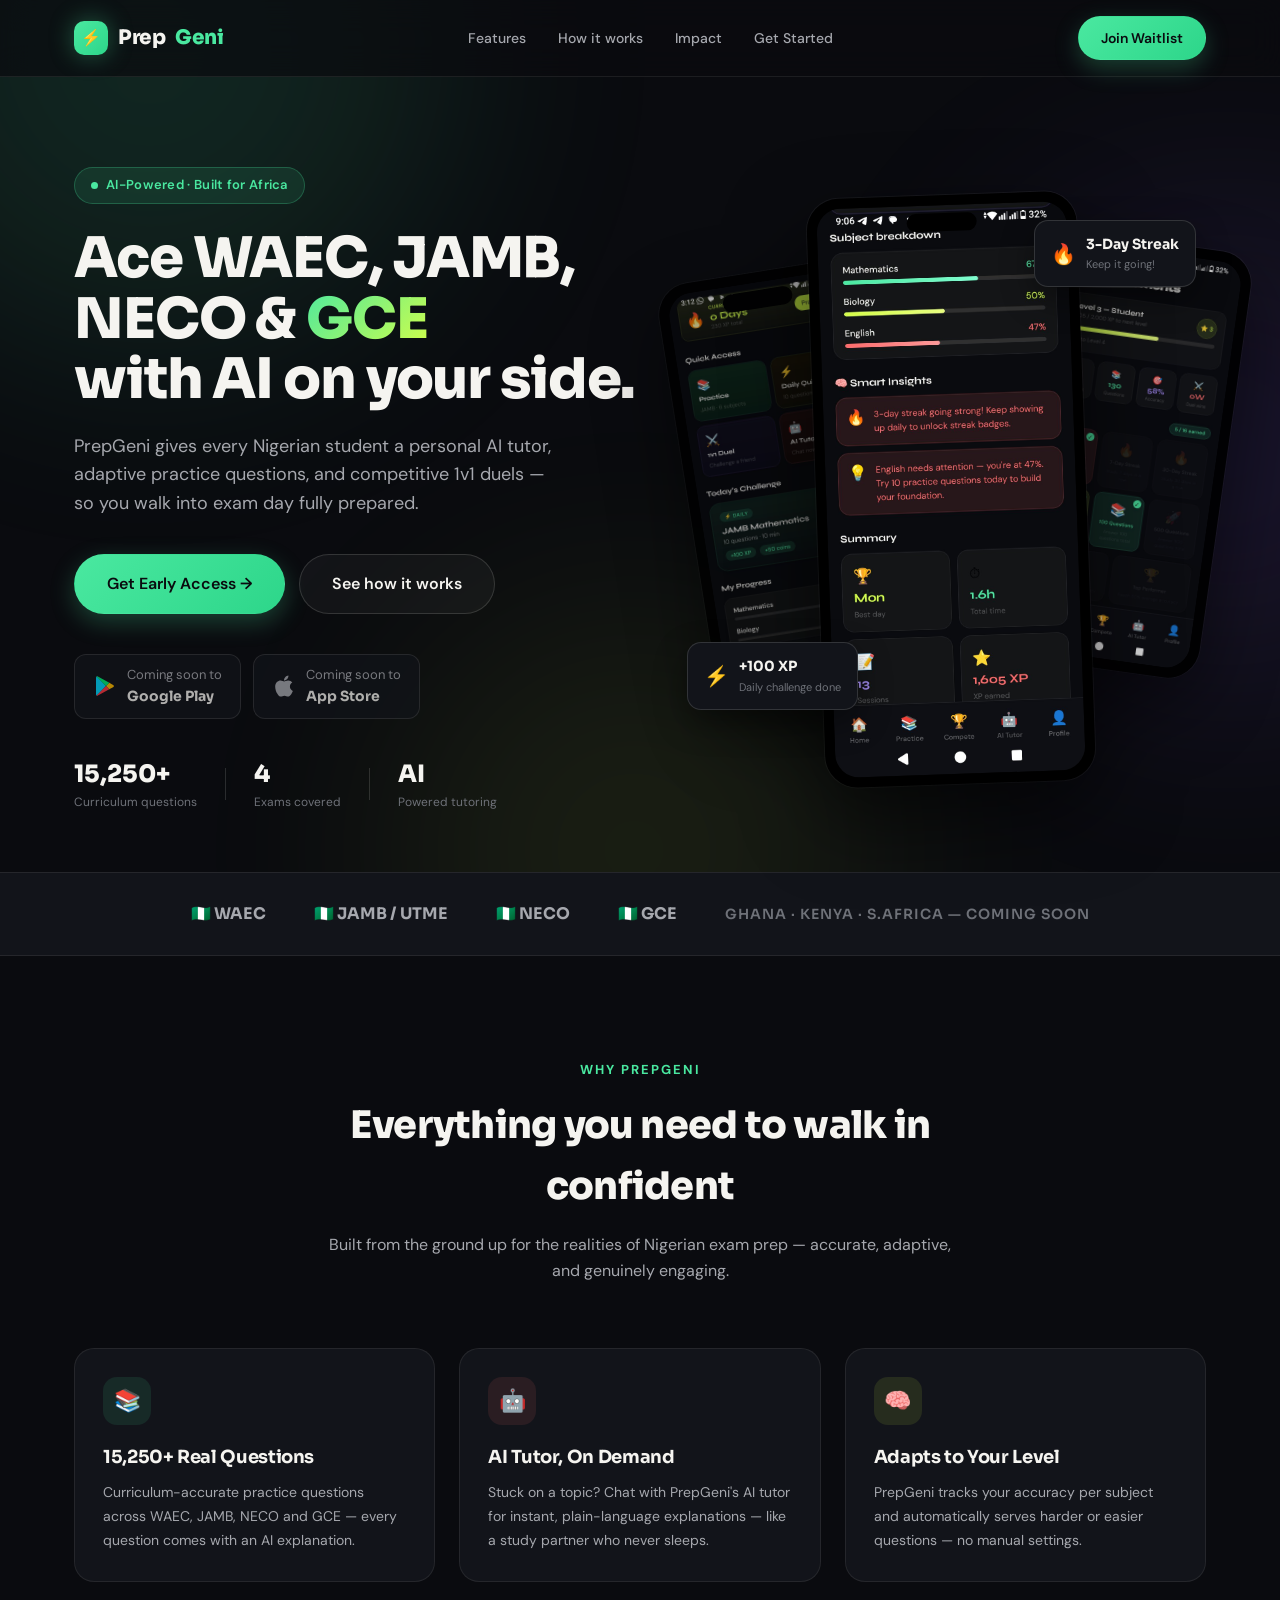
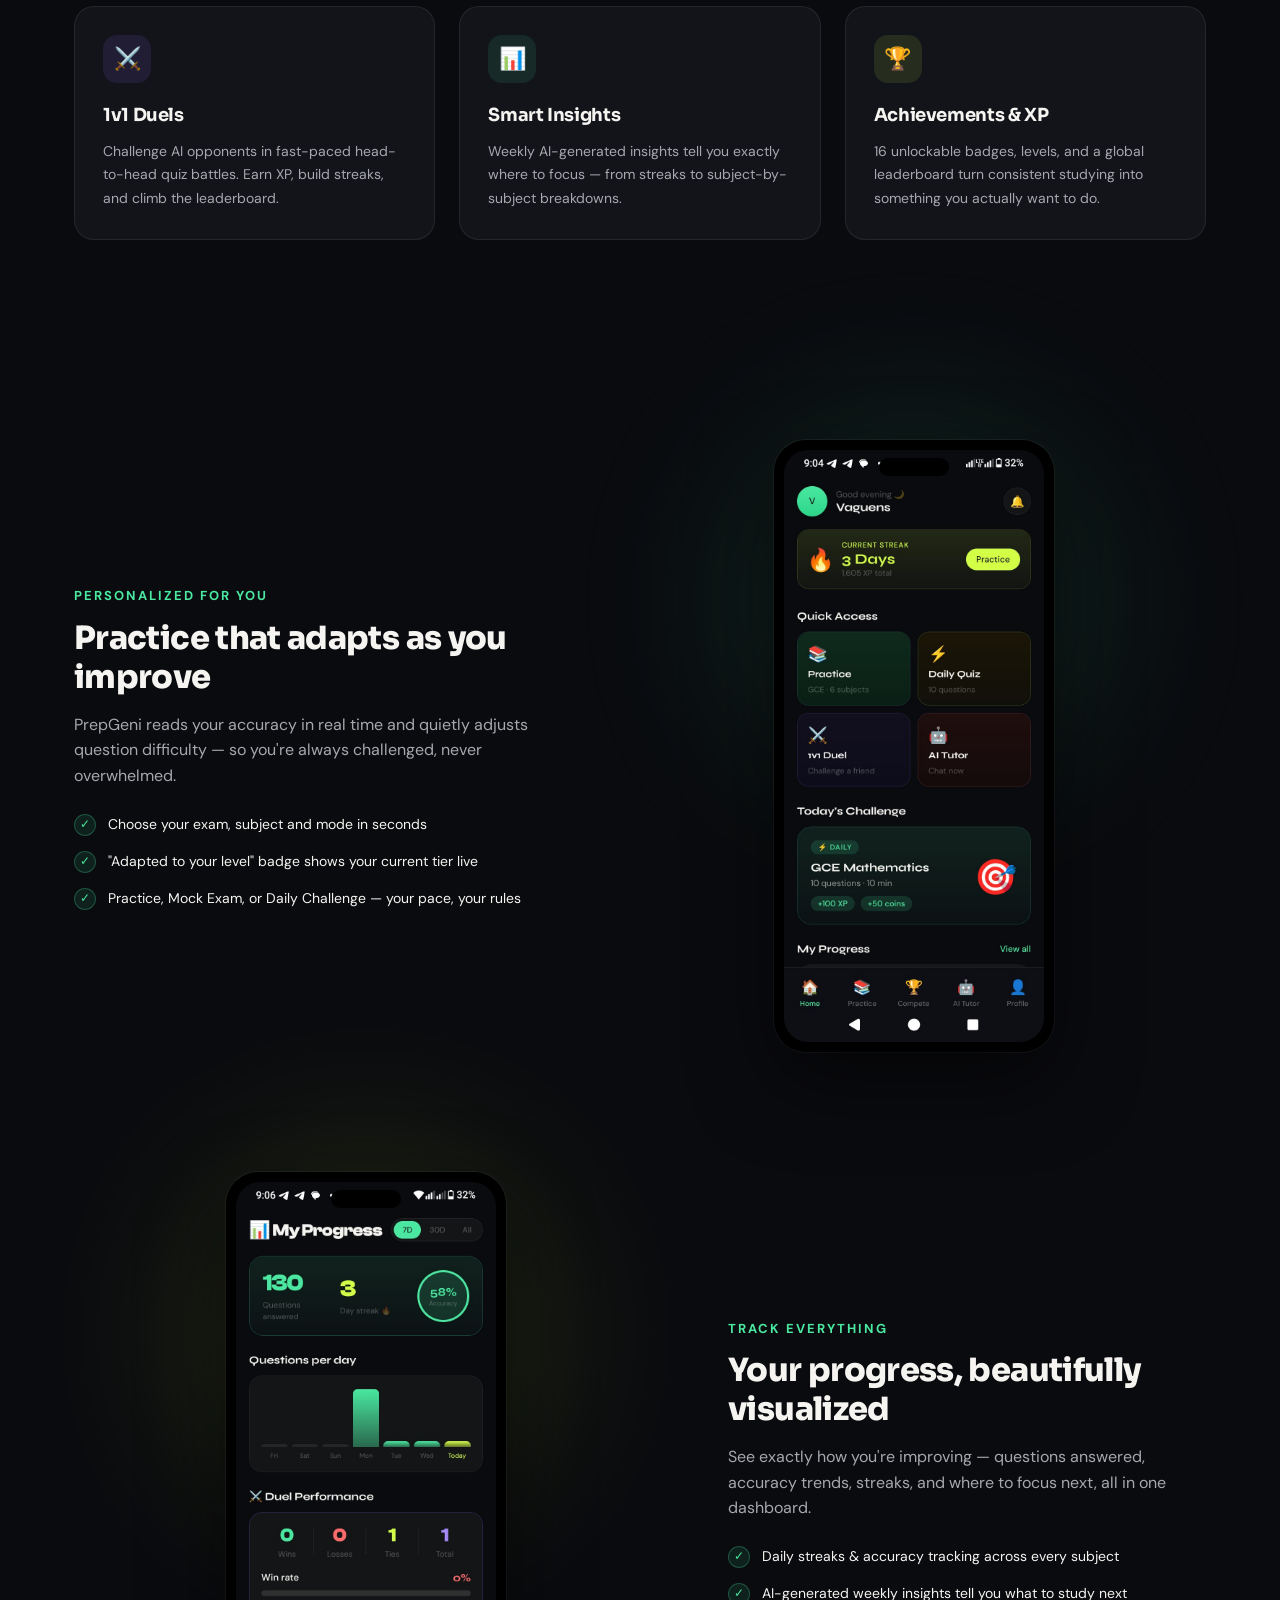
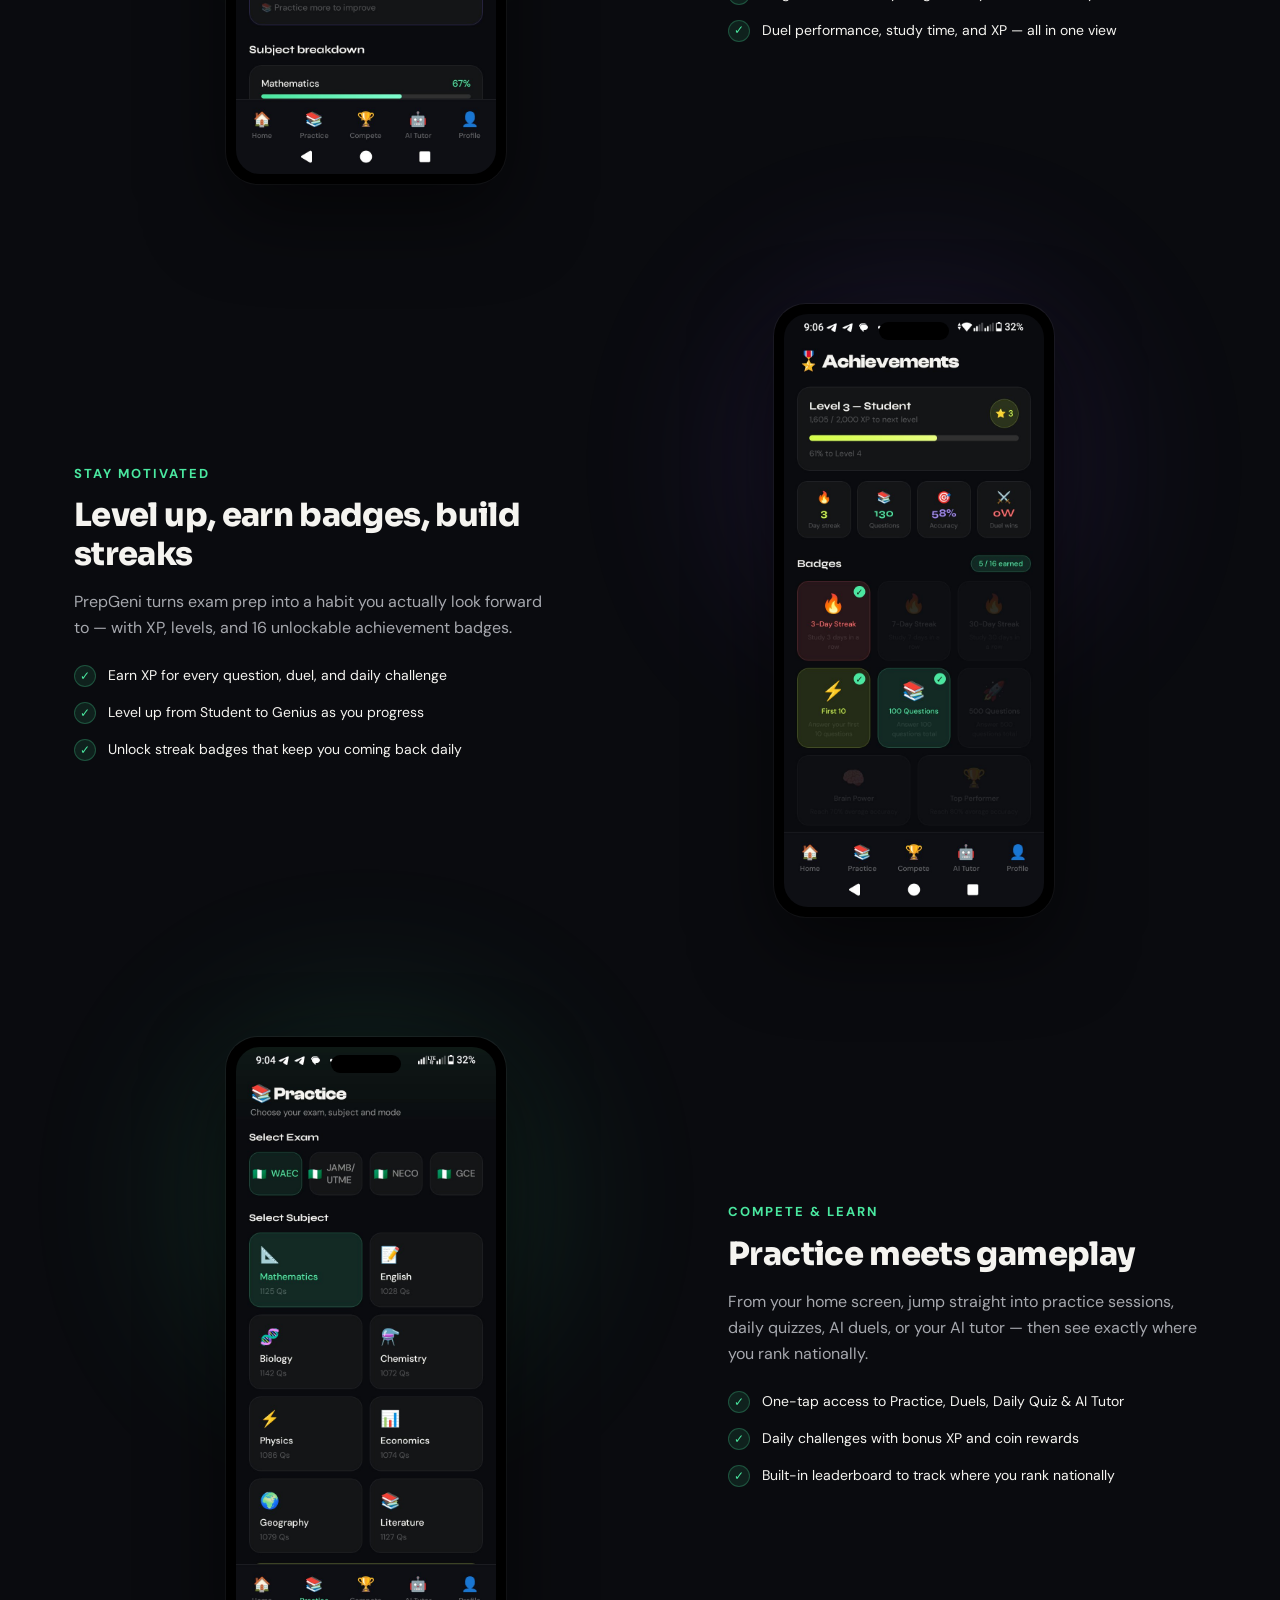
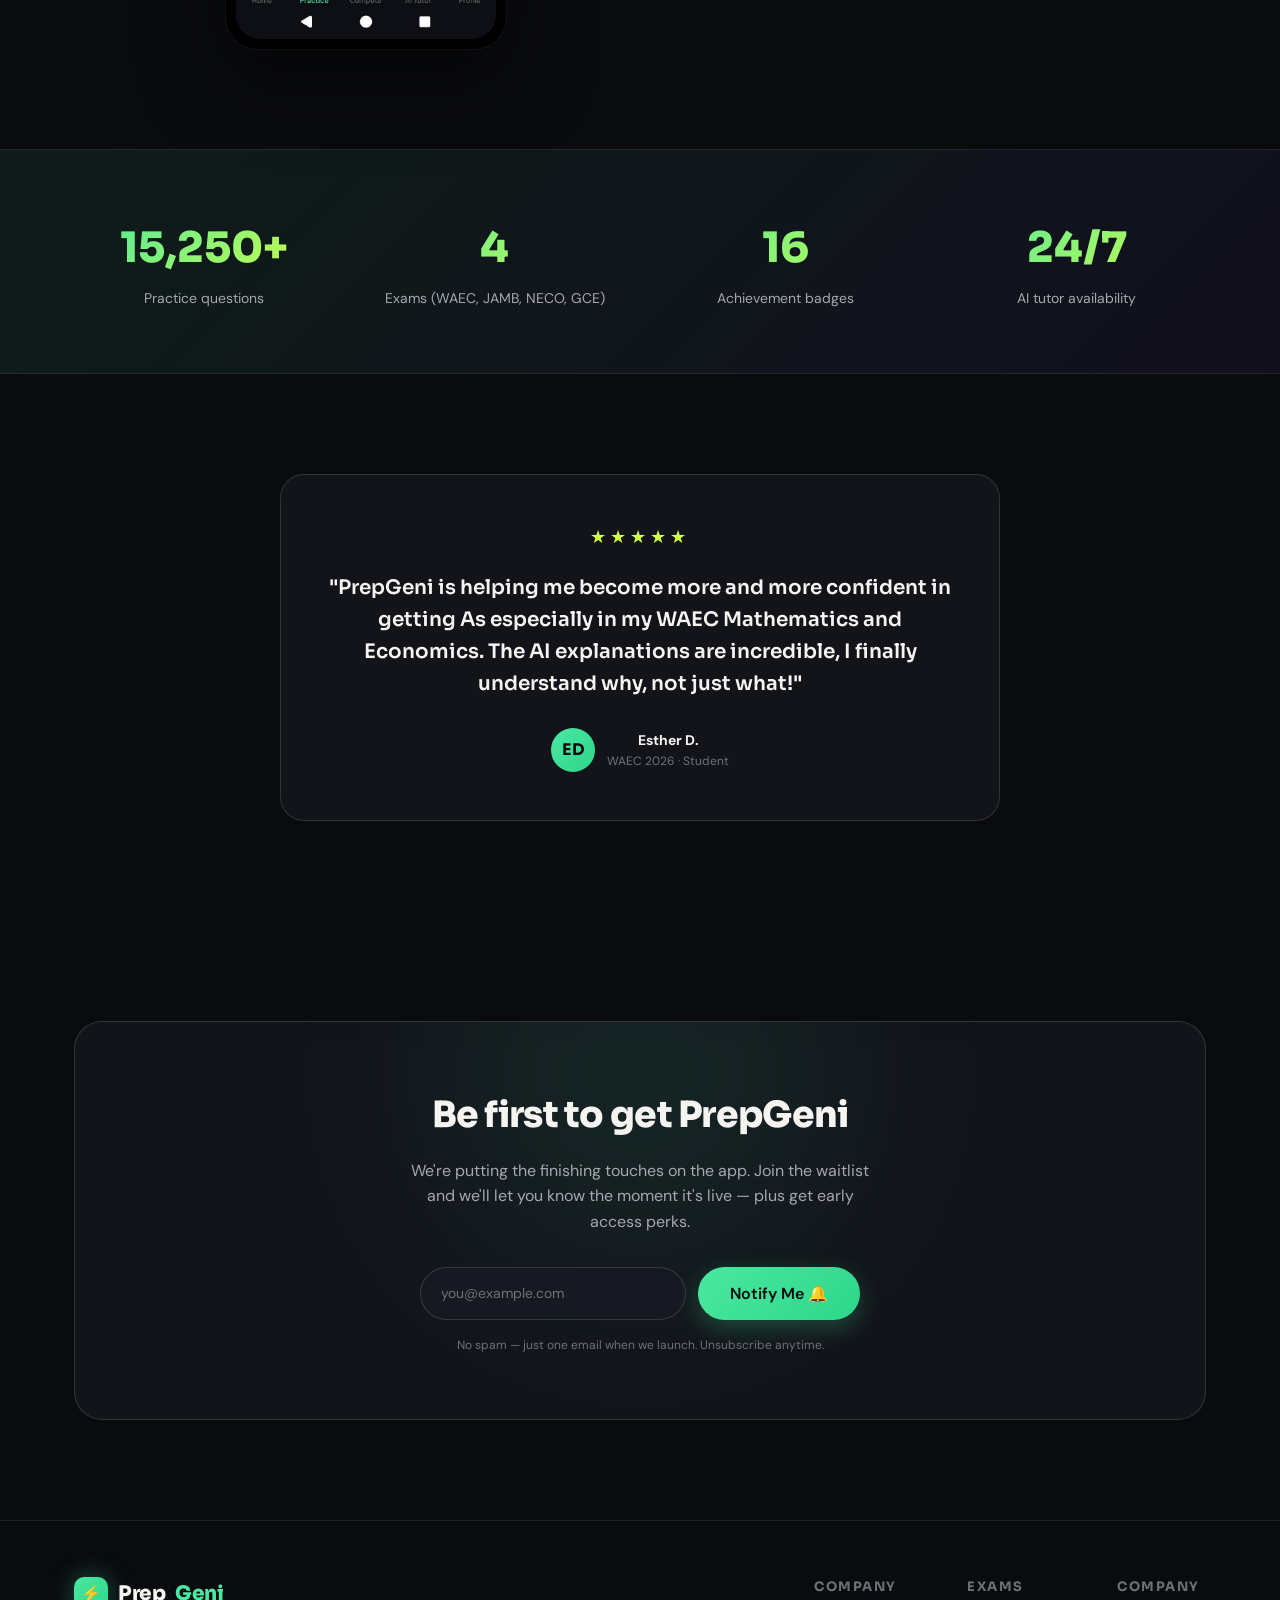
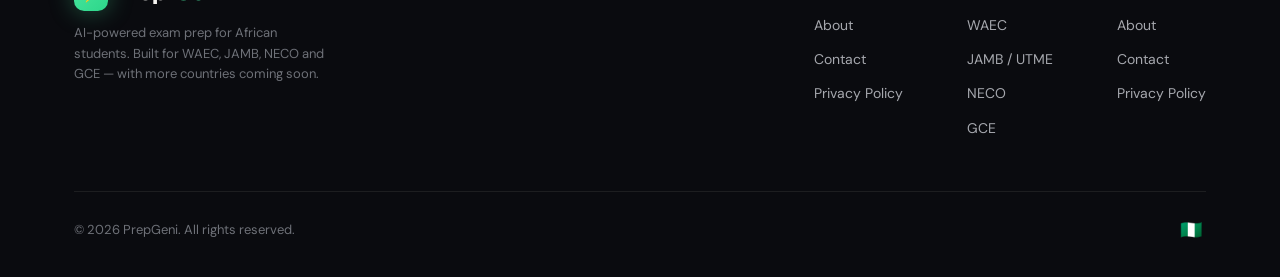
<file: index.html>
<!DOCTYPE html>
<html lang="en">
<head>
<meta charset="UTF-8" />
<meta name="viewport" content="width=device-width, initial-scale=1.0" />
<title>PrepGeni — AI Exam Prep for WAEC, JAMB, NECO & GCE</title>
<meta name="description" content="PrepGeni is an AI-powered exam prep app for African students. 15,250+ curriculum-accurate questions, AI tutor, adaptive difficulty, and 1v1 duels." />
<link rel="preconnect" href="https://fonts.googleapis.com">
<link rel="preconnect" href="https://fonts.gstatic.com" crossorigin>
<link href="https://fonts.googleapis.com/css2?family=Sora:wght@400;500;600;700;800&family=DM+Sans:wght@400;500;700&display=swap" rel="stylesheet">
<link rel="stylesheet" href="css/styles.css">
</head>
<body>

<div class="bg-glow">
  <div class="glow glow-1"></div>
  <div class="glow glow-2"></div>
  <div class="glow glow-3"></div>
</div>

<!-- ───────── NAV ───────── -->
<nav>
  <div class="nav-inner">
    <div class="logo">
      <div class="logo-mark">⚡</div>
      Prep<span class="accent">Geni</span>
    </div>
    <div class="nav-links">
      <a href="#features">Features</a>
      <a href="#showcase">How it works</a>
      <a href="#stats">Impact</a>
      <a href="#waitlist">Get Started</a>
    </div>
    <div class="nav-cta">
      <a href="#waitlist" class="btn btn-primary">Join Waitlist</a>
    </div>
  </div>
</nav>

<!-- ───────── HERO ───────── -->
<section class="hero">
  <div class="container hero-inner">
    <div>
      <div class="badge"><span class="pulse"></span> AI-Powered · Built for Africa</div>
      <h1>Ace WAEC, JAMB,<br>NECO &amp; <span class="grad">GCE</span><br>with AI on your side.</h1>
      <p class="lead">
        PrepGeni gives every Nigerian student a personal AI tutor, adaptive practice questions,
        and competitive 1v1 duels — so you walk into exam day fully prepared.
      </p>
      <div class="hero-ctas">
        <a href="#waitlist" class="btn btn-primary btn-lg">Get Early Access →</a>
        <a href="#showcase" class="btn btn-ghost btn-lg">See how it works</a>
      </div>

      <div class="store-badges">
  <a href="#" id="playStoreLink" class="store-badge" target="_blank" rel="noopener">
    <svg class="icon" width="24" height="24" viewBox="0 0 24 24" fill="none" xmlns="http://www.w3.org/2000/svg">
      <path d="M3.6 2.4c-.4.4-.6 1-.6 1.7v15.8c0 .7.2 1.3.6 1.7l.1.1L13 12.1v-.2L3.7 2.3l-.1.1z" fill="#00D7FE"/>
      <path d="M16.2 15.3 13 12.1v-.2l3.2-3.2.1.1 3.8 2.2c1.1.6 1.1 1.6 0 2.2l-3.9 2.1z" fill="#FFBC00"/>
      <path d="M16.3 15.2 13 12l-9.4 9.4c.3.3.8.4 1.3.1l11.4-6.3z" fill="#FF3A44"/>
      <path d="M16.3 8.8 4.9 2.5c-.5-.3-1-.2-1.3.1L13 12l3.3-3.2z" fill="#00F076"/>
    </svg>
    <span class="txt">Coming soon to<strong>Google Play</strong></span>
  </a>
  <div class="store-badge">
    <svg class="icon" width="24" height="24" viewBox="0 0 384 512" fill="currentColor" xmlns="http://www.w3.org/2000/svg">
      <path d="M318.7 268.7c-.2-36.7 16.4-64.4 50-84.8-18.8-26.9-47.2-41.7-84.7-44.6-35.5-2.8-74.3 20.7-88.5 20.7-15 0-49.4-19.7-76.4-19.7C63.3 141.2 4 184.8 4 273.5q0 39.3 14.4 81.2c12.8 36.7 59 126.7 107.2 125.2 25.2-.6 43-17.9 75.8-17.9 31.8 0 48.3 17.9 76.4 17.9 48.6-.7 90.4-82.5 102.6-119.3-65.2-30.7-61.7-90-61.7-91.9zm-56.6-164.2c27.3-32.4 24.8-61.9 24-72.5-24.1 1.4-52 16.4-67.9 34.9-17.5 19.8-27.8 44.3-25.6 71.9 26.1-2 49.9-15.2 69.5-34.3z"/>
    </svg>
    <span class="txt">Coming soon to<strong>App Store</strong></span>
  </div>
</div>

      <div class="trust-row">
        <div class="trust-item">
          <span class="num">15,250+</span>
          <span class="lbl">Curriculum questions</span>
        </div>
        <div class="trust-divider"></div>
        <div class="trust-item">
          <span class="num">4</span>
          <span class="lbl">Exams covered</span>
        </div>
        <div class="trust-divider"></div>
        <div class="trust-item">
          <span class="num">AI</span>
          <span class="lbl">Powered tutoring</span>
        </div>
      </div>
    </div>

    <div class="hero-visual">
      <div class="phone phone-side-left">
        <img src="images/Home.png" alt="PrepGeni home screen" />
      </div>
      <div class="phone phone-side-right">
        <img src="images/achievements.png" alt="PrepGeni achievements" />
      </div>
      <div class="phone phone-main">
        <img src="images/insights.png" alt="PrepGeni progress insights" />
      </div>
      <div class="float-card fc1">
        <span class="em">🔥</span>
        <div><strong>3-Day Streak</strong><span class="sub">Keep it going!</span></div>
      </div>
      <div class="float-card fc2">
        <span class="em">⚡</span>
        <div><strong>+100 XP</strong><span class="sub">Daily challenge done</span></div>
      </div>
    </div>
  </div>
</section>

<!-- ───────── EXAM STRIP ───────── -->
<div class="exam-strip">
  <div class="container exam-strip-inner">
    <div class="exam-item">🇳🇬 WAEC</div>
    <div class="exam-item">🇳🇬 JAMB / UTME</div>
    <div class="exam-item">🇳🇬 NECO</div>
    <div class="exam-item">🇳🇬 GCE</div>
    <div class="exam-item" style="color:var(--paper-faint); font-size:14px; text-transform:uppercase; letter-spacing:1px; font-weight:600;">
      Ghana · Kenya · S.Africa — coming soon
    </div>
  </div>
</div>

<!-- ───────── FEATURES ───────── -->
<section class="section" id="features">
  <div class="container">
    <div class="section-head reveal">
      <span class="section-tag">Why PrepGeni</span>
      <h2>Everything you need to walk in confident</h2>
      <p>Built from the ground up for the realities of Nigerian exam prep — accurate, adaptive, and genuinely engaging.</p>
    </div>

    <div class="features-grid">
      <div class="feature-card reveal">
        <div class="feature-icon fi-electric">📚</div>
        <h3>15,250+ Real Questions</h3>
        <p>Curriculum-accurate practice questions across WAEC, JAMB, NECO and GCE — every question comes with an AI explanation.</p>
      </div>
      <div class="feature-card reveal">
        <div class="feature-icon fi-coral">🤖</div>
        <h3>AI Tutor, On Demand</h3>
        <p>Stuck on a topic? Chat with PrepGeni's AI tutor for instant, plain-language explanations — like a study partner who never sleeps.</p>
      </div>
      <div class="feature-card reveal">
        <div class="feature-icon fi-volt">🧠</div>
        <h3>Adapts to Your Level</h3>
        <p>PrepGeni tracks your accuracy per subject and automatically serves harder or easier questions — no manual settings.</p>
      </div>
      <div class="feature-card reveal">
        <div class="feature-icon fi-violet">⚔️</div>
        <h3>1v1 Duels</h3>
        <p>Challenge AI opponents in fast-paced head-to-head quiz battles. Earn XP, build streaks, and climb the leaderboard.</p>
      </div>
      <div class="feature-card reveal">
        <div class="feature-icon fi-electric">📊</div>
        <h3>Smart Insights</h3>
        <p>Weekly AI-generated insights tell you exactly where to focus — from streaks to subject-by-subject breakdowns.</p>
      </div>
      <div class="feature-card reveal">
        <div class="feature-icon fi-volt">🏆</div>
        <h3>Achievements &amp; XP</h3>
        <p>16 unlockable badges, levels, and a global leaderboard turn consistent studying into something you actually want to do.</p>
      </div>
    </div>
  </div>
</section>

<!-- ───────── SHOWCASE ───────── -->
<section class="section" id="showcase">
  <div class="container">

    <div class="showcase reveal">
      <div class="showcase-text">
        <span class="section-tag">Personalized for you</span>
        <h2>Practice that adapts as you improve</h2>
        <p>PrepGeni reads your accuracy in real time and quietly adjusts question difficulty — so you're always challenged, never overwhelmed.</p>
        <div class="check-list">
          <div class="check-item"><span class="ck">✓</span> Choose your exam, subject and mode in seconds</div>
          <div class="check-item"><span class="ck">✓</span> "Adapted to your level" badge shows your current tier live</div>
          <div class="check-item"><span class="ck">✓</span> Practice, Mock Exam, or Daily Challenge — your pace, your rules</div>
        </div>
      </div>
      <div class="showcase-img">
        <div class="showcase-glow glow-electric"></div>
        <div class="showcase-phone">
          <img src="images/practice.png" alt="PrepGeni adaptive practice screen" />
        </div>
      </div>
    </div>

    <div class="showcase reverse reveal">
      <div class="showcase-text">
        <span class="section-tag">Track everything</span>
        <h2>Your progress, beautifully visualized</h2>
        <p>See exactly how you're improving — questions answered, accuracy trends, streaks, and where to focus next, all in one dashboard.</p>
        <div class="check-list">
          <div class="check-item"><span class="ck">✓</span> Daily streaks &amp; accuracy tracking across every subject</div>
          <div class="check-item"><span class="ck">✓</span> AI-generated weekly insights tell you what to study next</div>
          <div class="check-item"><span class="ck">✓</span> Duel performance, study time, and XP — all in one view</div>
        </div>
      </div>
      <div class="showcase-img">
        <div class="showcase-glow glow-volt"></div>
        <div class="showcase-phone">
          <img src="images/progress.png" alt="PrepGeni progress dashboard" />
        </div>
      </div>
    </div>

    <div class="showcase reveal">
      <div class="showcase-text">
        <span class="section-tag">Stay motivated</span>
        <h2>Level up, earn badges, build streaks</h2>
        <p>PrepGeni turns exam prep into a habit you actually look forward to — with XP, levels, and 16 unlockable achievement badges.</p>
        <div class="check-list">
          <div class="check-item"><span class="ck">✓</span> Earn XP for every question, duel, and daily challenge</div>
          <div class="check-item"><span class="ck">✓</span> Level up from Student to Genius as you progress</div>
          <div class="check-item"><span class="ck">✓</span> Unlock streak badges that keep you coming back daily</div>
        </div>
      </div>
      <div class="showcase-img">
        <div class="showcase-glow glow-violet"></div>
        <div class="showcase-phone">
          <img src="images/achievements.png" alt="PrepGeni achievements screen" />
        </div>
      </div>
    </div>

    <div class="showcase reverse reveal">
      <div class="showcase-text">
        <span class="section-tag">Compete &amp; learn</span>
        <h2>Practice meets gameplay</h2>
        <p>From your home screen, jump straight into practice sessions, daily quizzes, AI duels, or your AI tutor — then see exactly where you rank nationally.</p>
        <div class="check-list">
          <div class="check-item"><span class="ck">✓</span> One-tap access to Practice, Duels, Daily Quiz &amp; AI Tutor</div>
          <div class="check-item"><span class="ck">✓</span> Daily challenges with bonus XP and coin rewards</div>
          <div class="check-item"><span class="ck">✓</span> Built-in leaderboard to track where you rank nationally</div>
        </div>
      </div>
      <div class="showcase-img">
        <div class="showcase-glow glow-electric"></div>
        <div class="showcase-phone">
          <img src="images/home2.png" alt="PrepGeni leaderboard and progress" />
        </div>
      </div>
    </div>

  </div>
</section>

<!-- ───────── STATS ───────── -->
<div class="stats-band" id="stats">
  <div class="container">
    <div class="stats-grid">
      <div class="reveal">
        <div class="stat-num">15,250+</div>
        <div class="stat-lbl">Practice questions</div>
      </div>
      <div class="reveal">
        <div class="stat-num">4</div>
        <div class="stat-lbl">Exams (WAEC, JAMB, NECO, GCE)</div>
      </div>
      <div class="reveal">
        <div class="stat-num">16</div>
        <div class="stat-lbl">Achievement badges</div>
      </div>
      <div class="reveal">
        <div class="stat-num">24/7</div>
        <div class="stat-lbl">AI tutor availability</div>
      </div>
    </div>
  </div>
</div>

<!-- ───────── TESTIMONIAL ───────── -->
<section class="section">
  <div class="container">
    <div class="testimonial-card reveal">
      <div class="stars">★★★★★</div>
      <p class="quote">
        "PrepGeni is helping me become more and more confident in getting As especially in my WAEC Mathematics and Economics. The AI explanations are incredible,
        I finally understand why, not just what!"
      </p>
      <div class="testimonial-author">
        <div class="testimonial-avatar">ED</div>
        <div>
          <div class="name">Esther D.</div>
          <div class="meta">WAEC 2026 · Student</div>
        </div>
      </div>
    </div>
  </div>
</section>

<!-- ───────── WAITLIST CTA ───────── -->
<section class="section" id="waitlist">
  <div class="container">
    <div class="cta-section reveal">
      <h2>Be first to get PrepGeni</h2>
      <p>We're putting the finishing touches on the app. Join the waitlist and we'll let you know the moment it's live — plus get early access perks.</p>
      <form class="waitlist-form" id="waitlistForm">
        <input type="email" id="waitlistEmail" placeholder="you@example.com" required />
        <button type="submit" class="btn btn-primary btn-lg">Notify Me 🔔</button>
      </form>
      <div class="form-success" id="formSuccess">🎉 You're on the list! We'll be in touch soon.</div>
      <div class="form-note">No spam — just one email when we launch. Unsubscribe anytime.</div>
    </div>
  </div>
</section>

<!-- ───────── FOOTER ───────── -->
<footer>
  <div class="container">
    <div class="footer-inner">
      <div class="footer-brand">
        <div class="logo">
          <div class="logo-mark">⚡</div>
          Prep<span class="accent">Geni</span>
        </div>
        <p>AI-powered exam prep for African students. Built for WAEC, JAMB, NECO and GCE — with more countries coming soon.</p>
      </div>
      <div class="footer-cols">
        <div class="footer-col">
  <h4>Company</h4>
  <a href="/about">About</a>
  <a href="/contact">Contact</a>
  <a href="/privacy">Privacy Policy</a>
</div>
        <div class="footer-col">
          <h4>Exams</h4>
          <a href="#">WAEC</a>
          <a href="#">JAMB / UTME</a>
          <a href="#">NECO</a>
          <a href="#">GCE</a>
        </div>
        <div class="footer-col">
  <h4>Company</h4>
  <a href="/about">About</a>
<a href="/contact">Contact</a>
<a href="/privacy">Privacy Policy</a>
</div>
      </div>
    </div>
    <div class="footer-bottom">
      <div>© 2026 PrepGeni. All rights reserved.</div>
      <div class="footer-flags">🇳🇬</div>
    </div>
  </div>
</footer>

<script src="js/main.js"></script>
</body>
</html>
</file>
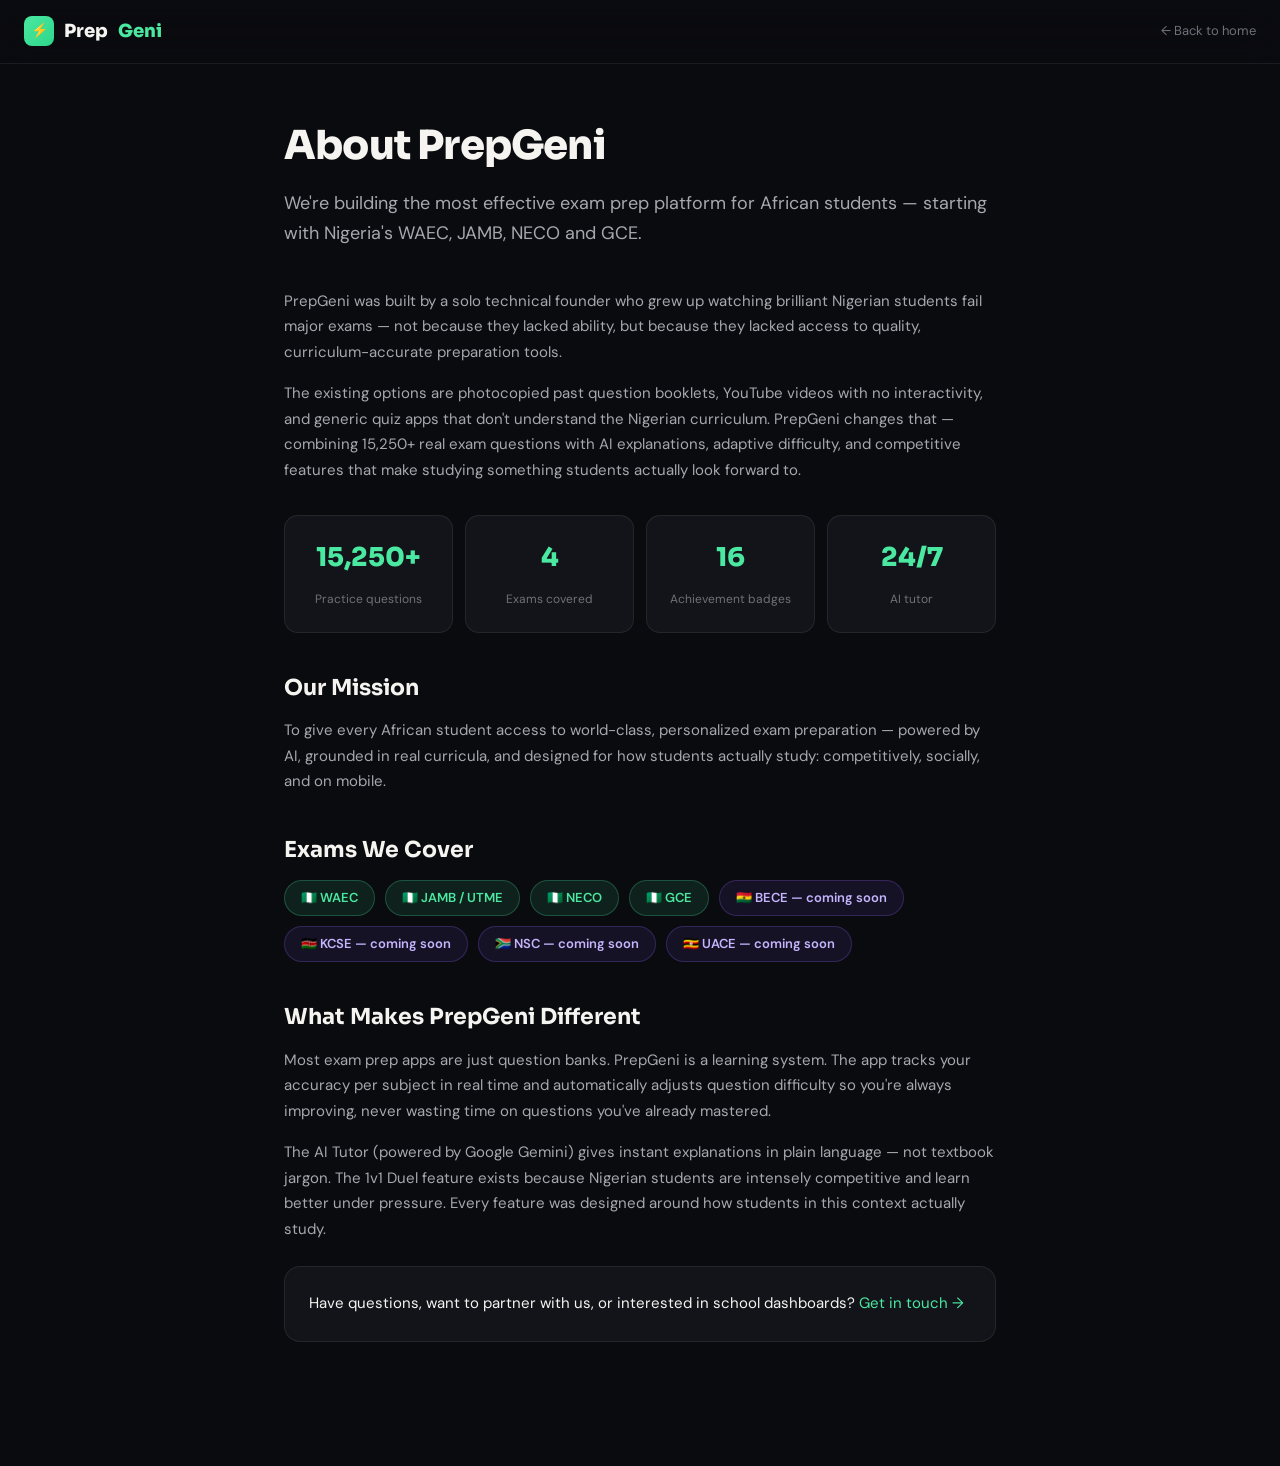
<file: about/index.html>
<!DOCTYPE html>
<html lang="en">
<head>
<meta charset="UTF-8" />
<meta name="viewport" content="width=device-width, initial-scale=1.0" />
<title>About — PrepGeni</title>
<link rel="preconnect" href="https://fonts.googleapis.com">
<link rel="preconnect" href="https://fonts.gstatic.com" crossorigin>
<link href="https://fonts.googleapis.com/css2?family=Sora:wght@700;800&family=DM+Sans:wght@400;500;700&display=swap" rel="stylesheet">
<style>
  :root {
    --ink:#0A0B0F; --surface:#12141A; --border:rgba(245,244,240,0.08);
    --paper:#F5F4F0; --paper-muted:#A6A8AE; --paper-faint:#6E7178;
    --electric:#4AE8A0; --volt:#D4FF47;
  }
  * { margin:0; padding:0; box-sizing:border-box; }
  body { font-family:'DM Sans',sans-serif; background:var(--ink); color:var(--paper); line-height:1.7; }
  .container { max-width:760px; margin:0 auto; padding:60px 24px 100px; }
  nav { background:rgba(10,11,15,0.8); backdrop-filter:blur(16px); border-bottom:1px solid var(--border); padding:16px 24px; display:flex; align-items:center; justify-content:space-between; position:sticky; top:0; z-index:100; }
  .logo { display:flex; align-items:center; gap:10px; font-family:'Sora',sans-serif; font-weight:800; font-size:18px; text-decoration:none; color:var(--paper); }
  .logo-mark { width:30px; height:30px; border-radius:8px; background:linear-gradient(135deg,var(--electric),#2dd68a); display:flex; align-items:center; justify-content:center; font-size:14px; }
  .logo span.accent { color:var(--electric); }
  .nav-back { font-size:13px; color:var(--paper-faint); text-decoration:none; }
  .nav-back:hover { color:var(--electric); }
  h1 { font-family:'Sora',sans-serif; font-weight:800; font-size:40px; margin-bottom:20px; letter-spacing:-0.02em; line-height:1.1; }
  h2 { font-family:'Sora',sans-serif; font-weight:700; font-size:22px; margin:36px 0 12px; }
  p { color:var(--paper-muted); font-size:15px; margin-bottom:16px; }
  a { color:var(--electric); text-decoration:none; }
  .lead { font-size:18px; color:var(--paper-muted); margin-bottom:40px; line-height:1.7; }
  .stats { display:grid; grid-template-columns:repeat(4,1fr); gap:12px; margin:32px 0; }
  .stat { background:var(--surface); border:1px solid var(--border); border-radius:14px; padding:20px 16px; text-align:center; }
  .stat strong { display:block; font-family:'Sora',sans-serif; font-size:26px; font-weight:800; color:var(--electric); margin-bottom:4px; }
  .stat span { font-size:12px; color:var(--paper-faint); }
  .card { background:var(--surface); border:1px solid var(--border); border-radius:16px; padding:24px; margin:24px 0; }
  .exams { display:flex; flex-wrap:wrap; gap:10px; margin-top:12px; }
  .exam-badge { background:rgba(74,232,160,0.1); border:1px solid rgba(74,232,160,0.25); border-radius:100px; padding:6px 16px; font-size:13px; font-weight:600; color:var(--electric); }
  .coming { background:rgba(139,92,246,0.1); border:1px solid rgba(139,92,246,0.25); color:#c4b5fd; }
  @media(max-width:600px) { .stats { grid-template-columns:repeat(2,1fr); } h1 { font-size:30px; } }
</style>
</head>
<body>

<nav>
  <a href="/" class="logo">
    <div class="logo-mark">⚡</div>
    Prep<span class="accent">Geni</span>
  </a>
  <a href="/" class="nav-back">← Back to home</a>
</nav>

<div class="container">

  <h1>About PrepGeni</h1>
  <p class="lead">
    We're building the most effective exam prep platform for African students —
    starting with Nigeria's WAEC, JAMB, NECO and GCE.
  </p>

  <p>
    PrepGeni was built by a solo technical founder who grew up watching brilliant
    Nigerian students fail major exams — not because they lacked ability, but because
    they lacked access to quality, curriculum-accurate preparation tools.
  </p>

  <p>
    The existing options are photocopied past question booklets, YouTube videos with
    no interactivity, and generic quiz apps that don't understand the Nigerian curriculum.
    PrepGeni changes that — combining 15,250+ real exam questions with AI explanations,
    adaptive difficulty, and competitive features that make studying something students
    actually look forward to.
  </p>

  <div class="stats">
    <div class="stat"><strong>15,250+</strong><span>Practice questions</span></div>
    <div class="stat"><strong>4</strong><span>Exams covered</span></div>
    <div class="stat"><strong>16</strong><span>Achievement badges</span></div>
    <div class="stat"><strong>24/7</strong><span>AI tutor</span></div>
  </div>

  <h2>Our Mission</h2>
  <p>
    To give every African student access to world-class, personalized exam preparation —
    powered by AI, grounded in real curricula, and designed for how students actually study:
    competitively, socially, and on mobile.
  </p>

  <h2>Exams We Cover</h2>
  <div class="exams">
    <span class="exam-badge">🇳🇬 WAEC</span>
    <span class="exam-badge">🇳🇬 JAMB / UTME</span>
    <span class="exam-badge">🇳🇬 NECO</span>
    <span class="exam-badge">🇳🇬 GCE</span>
    <span class="exam-badge coming">🇬🇭 BECE — coming soon</span>
    <span class="exam-badge coming">🇰🇪 KCSE — coming soon</span>
    <span class="exam-badge coming">🇿🇦 NSC — coming soon</span>
    <span class="exam-badge coming">🇺🇬 UACE — coming soon</span>
  </div>

  <h2>What Makes PrepGeni Different</h2>
  <p>
    Most exam prep apps are just question banks. PrepGeni is a learning system.
    The app tracks your accuracy per subject in real time and automatically adjusts
    question difficulty so you're always improving, never wasting time on questions
    you've already mastered.
  </p>
  <p>
    The AI Tutor (powered by Google Gemini) gives instant explanations in plain language —
    not textbook jargon. The 1v1 Duel feature exists because Nigerian students are
    intensely competitive and learn better under pressure. Every feature was designed
    around how students in this context actually study.
  </p>

  <div class="card">
    <p style="margin-bottom:0; color:var(--paper);">
      Have questions, want to partner with us, or interested in school dashboards?
      <a href="/contact">Get in touch →</a>
    </p>
  </div>

</div>
</body>
</html>
</file>
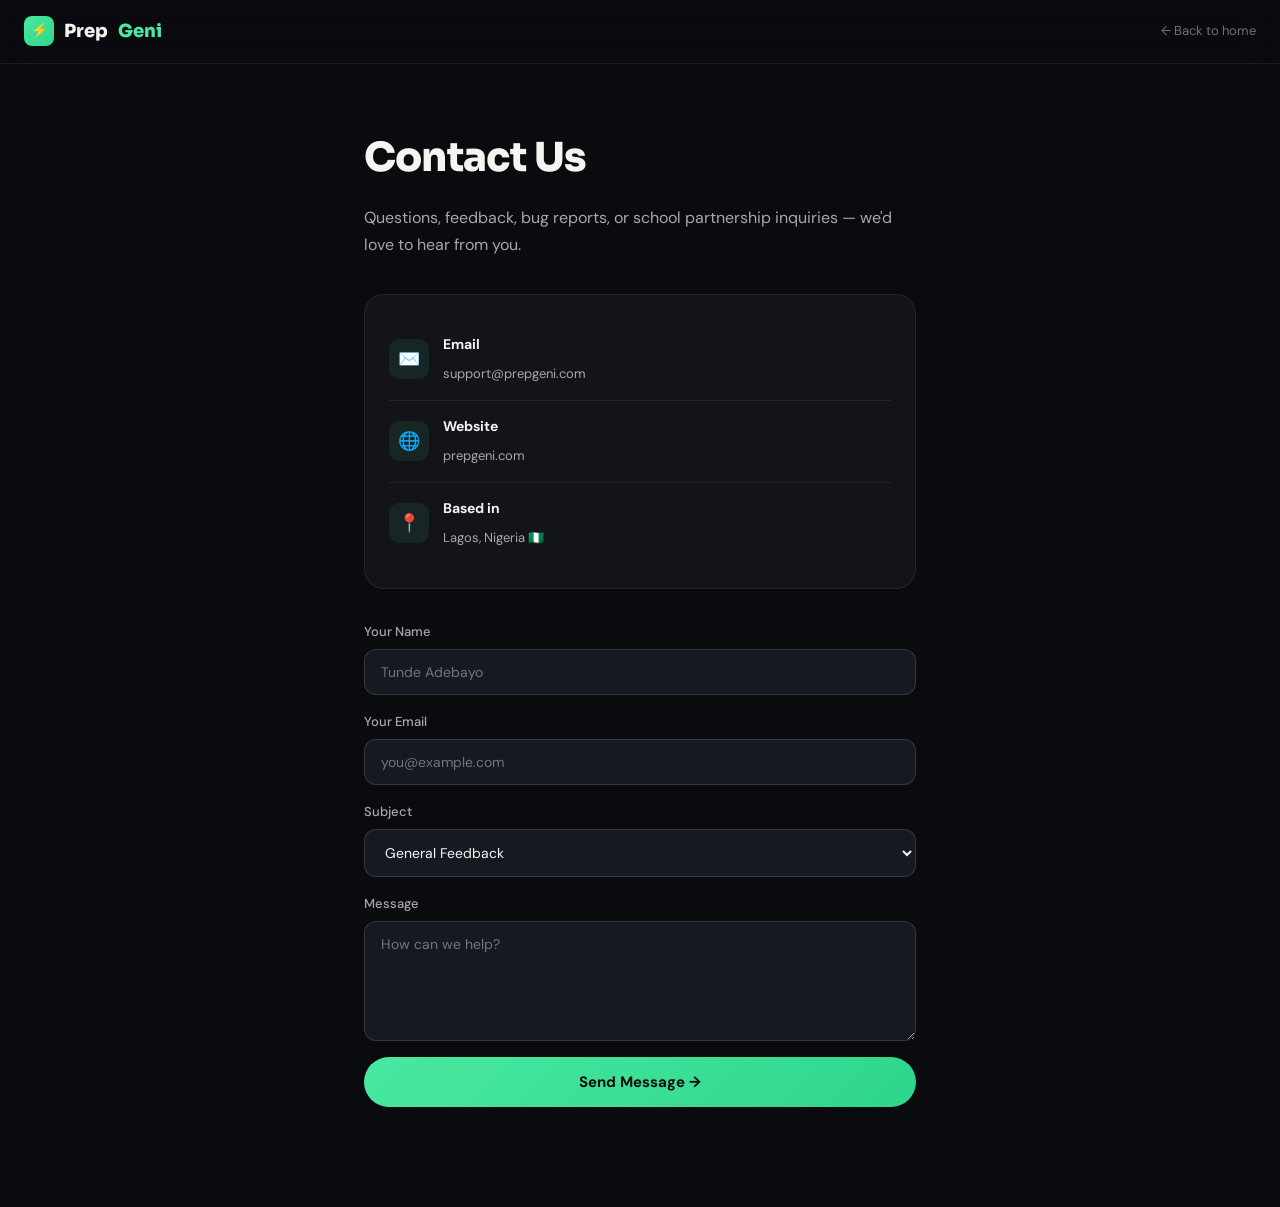
<file: contact/index.html>
<!DOCTYPE html>
<html lang="en">
<head>
<meta charset="UTF-8" />
<meta name="viewport" content="width=device-width, initial-scale=1.0" />
<title>Contact — PrepGeni</title>
<link rel="preconnect" href="https://fonts.googleapis.com">
<link rel="preconnect" href="https://fonts.gstatic.com" crossorigin>
<link href="https://fonts.googleapis.com/css2?family=Sora:wght@700;800&family=DM+Sans:wght@400;500;700&display=swap" rel="stylesheet">
<style>
  :root {
    --ink:#0A0B0F; --surface:#12141A; --surface-2:#161922;
    --border:rgba(245,244,240,0.08); --border-mid:rgba(245,244,240,0.14);
    --paper:#F5F4F0; --paper-muted:#A6A8AE; --paper-faint:#6E7178;
    --electric:#4AE8A0;
  }
  * { margin:0; padding:0; box-sizing:border-box; }
  body { font-family:'DM Sans',sans-serif; background:var(--ink); color:var(--paper); line-height:1.7; }
  nav { background:rgba(10,11,15,0.8); backdrop-filter:blur(16px); border-bottom:1px solid var(--border); padding:16px 24px; display:flex; align-items:center; justify-content:space-between; position:sticky; top:0; z-index:100; }
  .logo { display:flex; align-items:center; gap:10px; font-family:'Sora',sans-serif; font-weight:800; font-size:18px; text-decoration:none; color:var(--paper); }
  .logo-mark { width:30px; height:30px; border-radius:8px; background:linear-gradient(135deg,var(--electric),#2dd68a); display:flex; align-items:center; justify-content:center; font-size:14px; }
  .logo span.accent { color:var(--electric); }
  .nav-back { font-size:13px; color:var(--paper-faint); text-decoration:none; }
  .nav-back:hover { color:var(--electric); }
  .container { max-width:600px; margin:0 auto; padding:60px 24px 100px; }
  h1 { font-family:'Sora',sans-serif; font-weight:800; font-size:40px; margin-bottom:12px; letter-spacing:-0.02em; }
  p.lead { color:var(--paper-muted); font-size:16px; margin-bottom:36px; }
  a { color:var(--electric); text-decoration:none; }
  .card { background:var(--surface); border:1px solid var(--border); border-radius:20px; padding:24px; margin-bottom:32px; }
  .direct { display:flex; align-items:center; gap:14px; padding:14px 0; border-bottom:1px solid var(--border); }
  .direct:last-child { border-bottom:none; }
  .direct .ic { width:40px; height:40px; border-radius:10px; background:rgba(74,232,160,0.08); display:flex; align-items:center; justify-content:center; font-size:18px; flex-shrink:0; }
  .direct strong { display:block; font-size:14px; color:var(--paper); margin-bottom:2px; }
  .direct a, .direct span { color:var(--paper-muted); font-size:13px; }
  .direct a:hover { color:var(--electric); }
  form { display:flex; flex-direction:column; gap:16px; }
  .form-label { font-size:13px; color:var(--paper-muted); margin-bottom:-10px; font-weight:500; }
  input, textarea, select {
    background:var(--surface-2); border:1px solid var(--border-mid);
    border-radius:12px; padding:13px 16px; color:var(--paper);
    font-family:inherit; font-size:14px; outline:none; width:100%;
  }
  input:focus, textarea:focus, select:focus { border-color:rgba(74,232,160,0.4); }
  select option { background:var(--surface-2); }
  textarea { resize:vertical; min-height:120px; }
  button {
    background:linear-gradient(135deg,var(--electric),#2dd68a);
    color:#0A0B0F; border:none; border-radius:100px; padding:15px;
    font-weight:700; font-size:15px; font-family:inherit; cursor:pointer;
    transition:opacity 0.15s;
  }
  button:hover { opacity:0.9; }
  button:disabled { opacity:0.6; cursor:not-allowed; }
  .success { display:none; background:rgba(74,232,160,0.1); border:1px solid rgba(74,232,160,0.25); border-radius:12px; padding:16px; text-align:center; color:var(--electric); font-weight:600; font-size:15px; margin-top:8px; }
  @media(max-width:600px) { h1 { font-size:30px; } }
</style>
</head>
<body>

<nav>
  <a href="/" class="logo">
    <div class="logo-mark">⚡</div>
    Prep<span class="accent">Geni</span>
  </a>
  <a href="/" class="nav-back">← Back to home</a>
</nav>

<div class="container">

  <h1>Contact Us</h1>
  <p class="lead">Questions, feedback, bug reports, or school partnership inquiries — we'd love to hear from you.</p>

  <div class="card">
    <div class="direct">
      <div class="ic">✉️</div>
      <div>
        <strong>Email</strong>
        <a href="mailto:support@prepgeni.com">support@prepgeni.com</a>
      </div>
    </div>
    <div class="direct">
      <div class="ic">🌐</div>
      <div>
        <strong>Website</strong>
        <a href="https://prepgeni.com">prepgeni.com</a>
      </div>
    </div>
    <div class="direct">
      <div class="ic">📍</div>
      <div>
        <strong>Based in</strong>
        <span>Lagos, Nigeria 🇳🇬</span>
      </div>
    </div>
  </div>

  <form id="contactForm" action="https://formsubmit.co/support@prepgeni.com" method="POST">
    <!-- FormSubmit config -->
    <input type="hidden" name="_subject" value="PrepGeni Contact Form">
    <input type="hidden" name="_captcha" value="false">
    <input type="hidden" name="_template" value="table">

    <span class="form-label">Your Name</span>
    <input type="text" name="name" placeholder="Tunde Adebayo" required />

    <span class="form-label">Your Email</span>
    <input type="email" name="email" placeholder="you@example.com" required />

    <span class="form-label">Subject</span>
    <select name="subject">
      <option>General Feedback</option>
      <option>Bug Report</option>
      <option>School / Partnership Inquiry</option>
      <option>Account Issue</option>
      <option>Press / Media</option>
      <option>Other</option>
    </select>

    <span class="form-label">Message</span>
    <textarea name="message" placeholder="How can we help?" required></textarea>

    <button type="submit" id="submitBtn">Send Message →</button>
    <div class="success" id="formSuccess">🎉 Message sent! We'll get back to you within 24 hours.</div>
  </form>

</div>

<script>
  document.getElementById('contactForm').addEventListener('submit', function(e) {
    e.preventDefault();
    const form = e.target;
    const btn = document.getElementById('submitBtn');
    const success = document.getElementById('formSuccess');

    btn.disabled = true;
    btn.textContent = 'Sending...';

    fetch('https://formsubmit.co/ajax/support@prepgeni.com', {
      method: 'POST',
      headers: { 'Content-Type': 'application/json', 'Accept': 'application/json' },
      body: JSON.stringify({
        name: form.name.value,
        email: form.email.value,
        subject: form.subject.value,
        message: form.message.value,
      }),
    })
    .then(() => {
      form.style.display = 'none';
      success.style.display = 'block';
    })
    .catch(() => {
      btn.disabled = false;
      btn.textContent = 'Send Message →';
      alert('Something went wrong. Please email us directly at support@prepgeni.com');
    });
  });
</script>
</body>
</html>
</file>
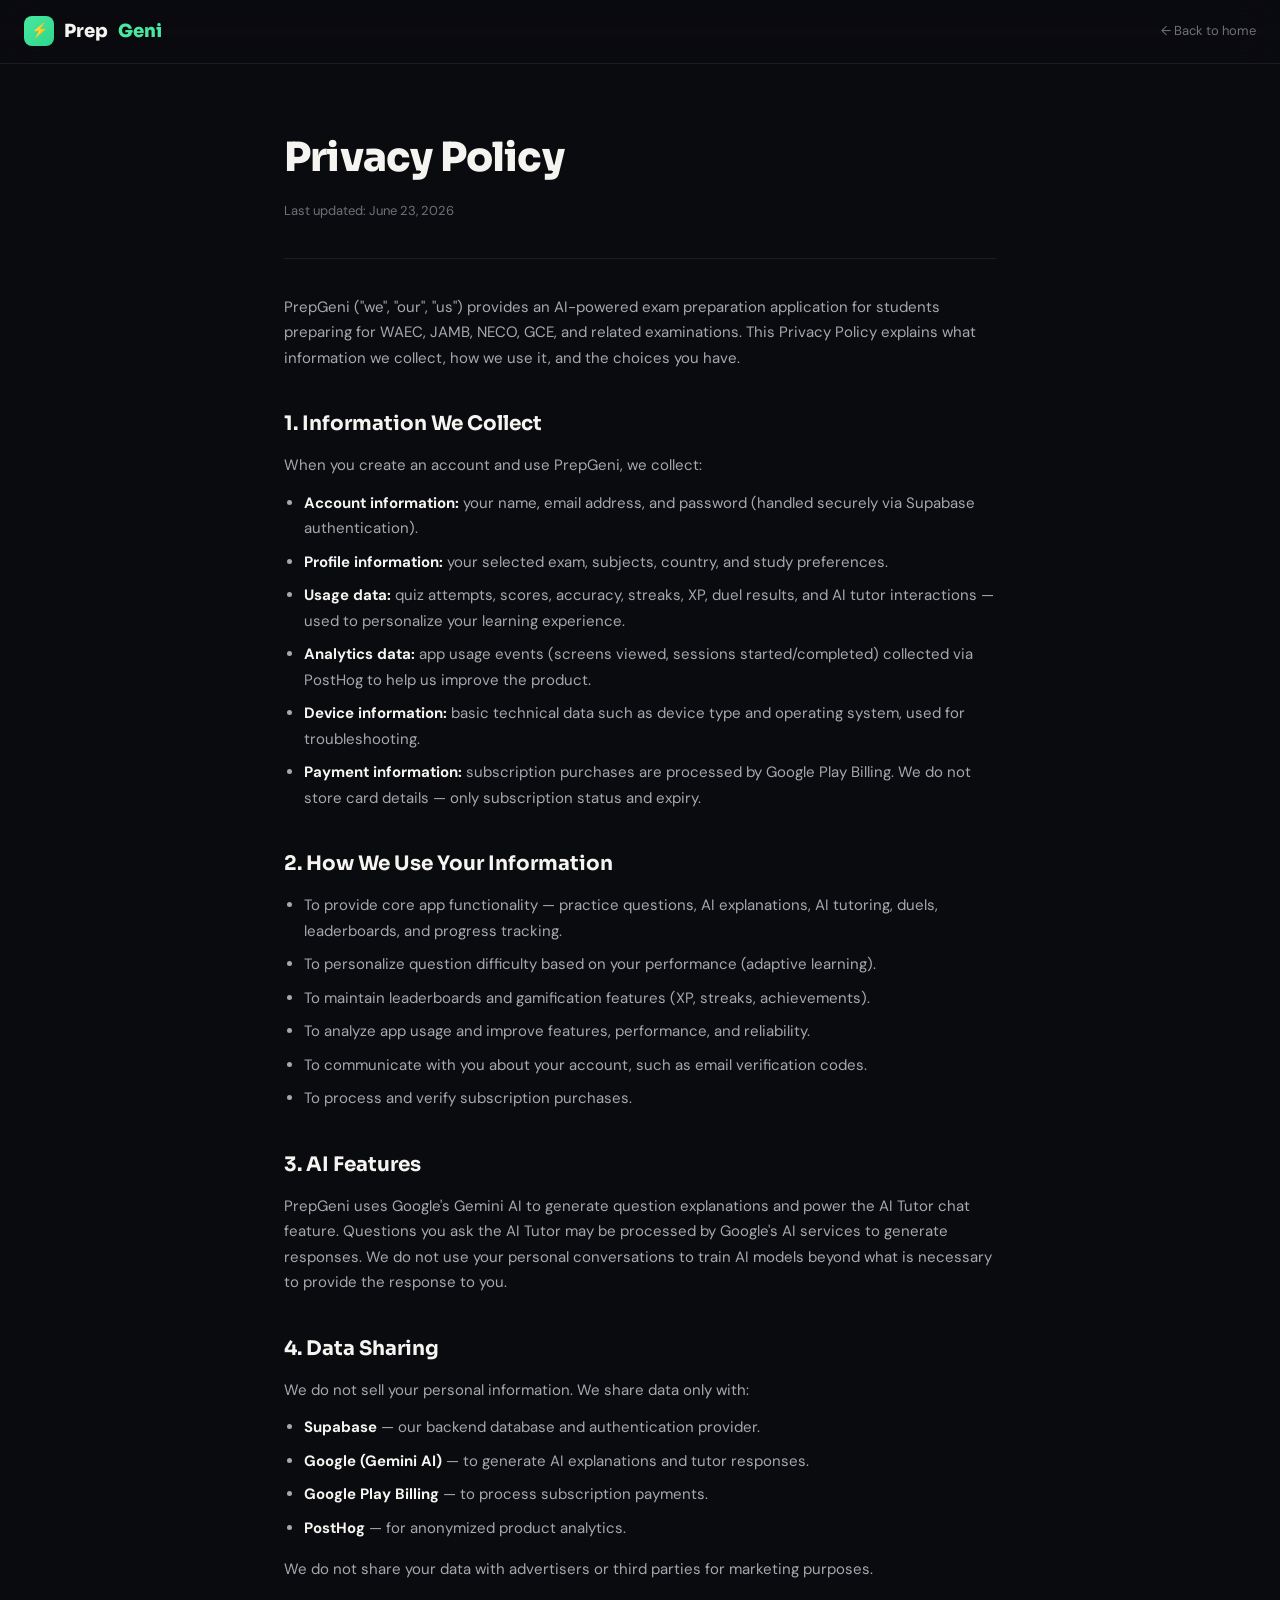
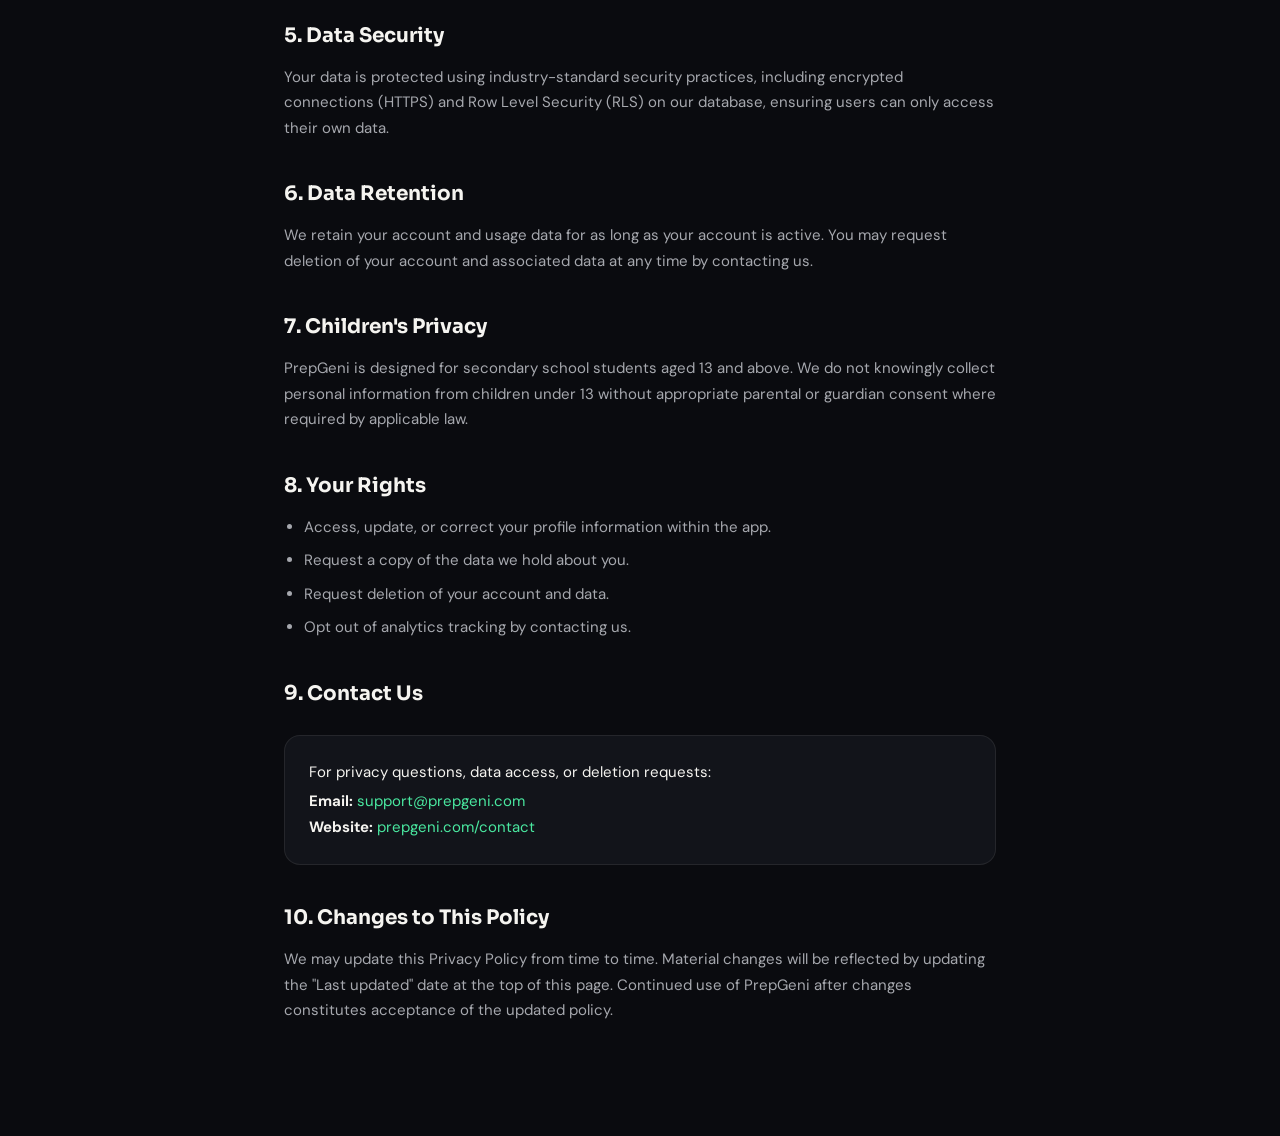
<file: privacy/index.html>
<!DOCTYPE html>
<html lang="en">
<head>
<meta charset="UTF-8" />
<meta name="viewport" content="width=device-width, initial-scale=1.0" />
<title>Privacy Policy — PrepGeni</title>
<link rel="preconnect" href="https://fonts.googleapis.com">
<link rel="preconnect" href="https://fonts.gstatic.com" crossorigin>
<link href="https://fonts.googleapis.com/css2?family=Sora:wght@700;800&family=DM+Sans:wght@400;500;700&display=swap" rel="stylesheet">
<style>
  :root {
    --ink:#0A0B0F; --surface:#12141A; --border:rgba(245,244,240,0.08);
    --paper:#F5F4F0; --paper-muted:#A6A8AE; --paper-faint:#6E7178;
    --electric:#4AE8A0;
  }
  * { margin:0; padding:0; box-sizing:border-box; }
  body { font-family:'DM Sans',sans-serif; background:var(--ink); color:var(--paper); line-height:1.7; }
  nav { background:rgba(10,11,15,0.8); backdrop-filter:blur(16px); border-bottom:1px solid var(--border); padding:16px 24px; display:flex; align-items:center; justify-content:space-between; position:sticky; top:0; z-index:100; }
  .logo { display:flex; align-items:center; gap:10px; font-family:'Sora',sans-serif; font-weight:800; font-size:18px; text-decoration:none; color:var(--paper); }
  .logo-mark { width:30px; height:30px; border-radius:8px; background:linear-gradient(135deg,var(--electric),#2dd68a); display:flex; align-items:center; justify-content:center; font-size:14px; }
  .logo span.accent { color:var(--electric); }
  .nav-back { font-size:13px; color:var(--paper-faint); text-decoration:none; }
  .nav-back:hover { color:var(--electric); }
  .container { max-width:760px; margin:0 auto; padding:60px 24px 100px; }
  h1 { font-family:'Sora',sans-serif; font-weight:800; font-size:40px; margin-bottom:8px; letter-spacing:-0.02em; }
  .updated { color:var(--paper-faint); font-size:13px; margin-bottom:36px; padding-bottom:36px; border-bottom:1px solid var(--border); }
  h2 { font-family:'Sora',sans-serif; font-weight:700; font-size:20px; margin:36px 0 12px; color:var(--paper); }
  p, li { color:var(--paper-muted); font-size:15px; margin-bottom:12px; }
  ul { padding-left:20px; margin-bottom:16px; }
  li { margin-bottom:8px; }
  strong { color:var(--paper); }
  a { color:var(--electric); text-decoration:none; }
  .card { background:var(--surface); border:1px solid var(--border); border-radius:16px; padding:24px; margin:24px 0; }
  @media(max-width:600px) { h1 { font-size:30px; } }
</style>
</head>
<body>

<nav>
  <a href="/" class="logo">
    <div class="logo-mark">⚡</div>
    Prep<span class="accent">Geni</span>
  </a>
  <a href="/" class="nav-back">← Back to home</a>
</nav>

<div class="container">

  <h1>Privacy Policy</h1>
  <p class="updated">Last updated: June 23, 2026</p>

  <p>
    PrepGeni ("we", "our", "us") provides an AI-powered exam preparation
    application for students preparing for WAEC, JAMB, NECO, GCE, and
    related examinations. This Privacy Policy explains what information
    we collect, how we use it, and the choices you have.
  </p>

  <h2>1. Information We Collect</h2>
  <p>When you create an account and use PrepGeni, we collect:</p>
  <ul>
    <li><strong>Account information:</strong> your name, email address, and password (handled securely via Supabase authentication).</li>
    <li><strong>Profile information:</strong> your selected exam, subjects, country, and study preferences.</li>
    <li><strong>Usage data:</strong> quiz attempts, scores, accuracy, streaks, XP, duel results, and AI tutor interactions — used to personalize your learning experience.</li>
    <li><strong>Analytics data:</strong> app usage events (screens viewed, sessions started/completed) collected via PostHog to help us improve the product.</li>
    <li><strong>Device information:</strong> basic technical data such as device type and operating system, used for troubleshooting.</li>
    <li><strong>Payment information:</strong> subscription purchases are processed by Google Play Billing. We do not store card details — only subscription status and expiry.</li>
  </ul>

  <h2>2. How We Use Your Information</h2>
  <ul>
    <li>To provide core app functionality — practice questions, AI explanations, AI tutoring, duels, leaderboards, and progress tracking.</li>
    <li>To personalize question difficulty based on your performance (adaptive learning).</li>
    <li>To maintain leaderboards and gamification features (XP, streaks, achievements).</li>
    <li>To analyze app usage and improve features, performance, and reliability.</li>
    <li>To communicate with you about your account, such as email verification codes.</li>
    <li>To process and verify subscription purchases.</li>
  </ul>

  <h2>3. AI Features</h2>
  <p>
    PrepGeni uses Google's Gemini AI to generate question explanations and
    power the AI Tutor chat feature. Questions you ask the AI Tutor may be
    processed by Google's AI services to generate responses. We do not use
    your personal conversations to train AI models beyond what is necessary
    to provide the response to you.
  </p>

  <h2>4. Data Sharing</h2>
  <p>We do not sell your personal information. We share data only with:</p>
  <ul>
    <li><strong>Supabase</strong> — our backend database and authentication provider.</li>
    <li><strong>Google (Gemini AI)</strong> — to generate AI explanations and tutor responses.</li>
    <li><strong>Google Play Billing</strong> — to process subscription payments.</li>
    <li><strong>PostHog</strong> — for anonymized product analytics.</li>
  </ul>
  <p>We do not share your data with advertisers or third parties for marketing purposes.</p>

  <h2>5. Data Security</h2>
  <p>
    Your data is protected using industry-standard security practices,
    including encrypted connections (HTTPS) and Row Level Security (RLS)
    on our database, ensuring users can only access their own data.
  </p>

  <h2>6. Data Retention</h2>
  <p>
    We retain your account and usage data for as long as your account
    is active. You may request deletion of your account and associated
    data at any time by contacting us.
  </p>

  <h2>7. Children's Privacy</h2>
  <p>
    PrepGeni is designed for secondary school students aged 13 and above.
    We do not knowingly collect personal information from children under 13
    without appropriate parental or guardian consent where required by
    applicable law.
  </p>

  <h2>8. Your Rights</h2>
  <ul>
    <li>Access, update, or correct your profile information within the app.</li>
    <li>Request a copy of the data we hold about you.</li>
    <li>Request deletion of your account and data.</li>
    <li>Opt out of analytics tracking by contacting us.</li>
  </ul>

  <h2>9. Contact Us</h2>
  <div class="card">
    <p style="margin-bottom:4px; color:var(--paper);">For privacy questions, data access, or deletion requests:</p>
    <p style="margin-bottom:0;"><strong>Email:</strong> <a href="mailto:support@prepgeni.com">support@prepgeni.com</a></p>
    <p style="margin-bottom:0;"><strong>Website:</strong> <a href="https://prepgeni.com/contact">prepgeni.com/contact</a></p>
  </div>

  <h2>10. Changes to This Policy</h2>
  <p>
    We may update this Privacy Policy from time to time. Material changes
    will be reflected by updating the "Last updated" date at the top of
    this page. Continued use of PrepGeni after changes constitutes
    acceptance of the updated policy.
  </p>

</div>
</body>
</html>
</file>
<file: css/styles.css>
:root {
    --ink: #0A0B0F;
    --surface: #12141A;
    --surface-2: #161922;
    --border: rgba(245,244,240,0.08);
    --border-mid: rgba(245,244,240,0.14);
    --paper: #F5F4F0;
    --paper-muted: #A6A8AE;
    --paper-faint: #6E7178;
    --electric: #4AE8A0;
    --electric-dim: rgba(74,232,160,0.1);
    --electric-border: rgba(74,232,160,0.25);
    --volt: #D4FF47;
    --violet: #8B5CF6;
    --violet-dim: rgba(139,92,246,0.12);
    --coral: #FF6B6B;
  }

  * { margin: 0; padding: 0; box-sizing: border-box; }

  html { scroll-behavior: smooth; }

  body {
    font-family: 'DM Sans', sans-serif;
    background: var(--ink);
    color: var(--paper);
    overflow-x: hidden;
    line-height: 1.6;
  }

  h1, h2, h3, h4, .display {
    font-family: 'Sora', sans-serif;
    letter-spacing: -0.02em;
  }

  a { text-decoration: none; color: inherit; }

  .container {
    max-width: 1180px;
    margin: 0 auto;
    padding: 0 24px;
  }

  /* ───────── Background glows ───────── */
  .bg-glow {
    position: fixed;
    inset: 0;
    z-index: -1;
    overflow: hidden;
    pointer-events: none;
  }
  .glow {
    position: absolute;
    border-radius: 50%;
    filter: blur(120px);
    opacity: 0.35;
  }
  .glow-1 { width: 600px; height: 600px; background: var(--electric); top: -250px; left: -150px; opacity: 0.12; }
  .glow-2 { width: 500px; height: 500px; background: var(--violet); top: 200px; right: -200px; opacity: 0.12; }
  .glow-3 { width: 500px; height: 500px; background: var(--volt); bottom: -200px; left: 30%; opacity: 0.08; }

  /* ───────── Navbar ───────── */
  nav {
    position: sticky;
    top: 0;
    z-index: 100;
    background: rgba(10,11,15,0.7);
    backdrop-filter: blur(16px);
    border-bottom: 1px solid var(--border);
  }
  .nav-inner {
    display: flex;
    align-items: center;
    justify-content: space-between;
    padding: 16px 24px;
    max-width: 1180px;
    margin: 0 auto;
  }
  .logo {
    display: flex;
    align-items: center;
    gap: 10px;
    font-family: 'Sora', sans-serif;
    font-weight: 800;
    font-size: 20px;
    letter-spacing: -0.5px;
  }
  .logo-mark {
    width: 34px; height: 34px;
    border-radius: 10px;
    background: linear-gradient(135deg, var(--electric), #2dd68a);
    display: flex; align-items: center; justify-content: center;
    font-size: 16px;
    box-shadow: 0 0 24px rgba(74,232,160,0.35);
  }
  .logo span.accent { color: var(--electric); }

  .nav-links {
    display: flex;
    gap: 32px;
    font-size: 14px;
    color: var(--paper-muted);
    font-weight: 500;
  }
  .nav-links a:hover { color: var(--paper); }

  .nav-cta {
    display: flex;
    gap: 12px;
    align-items: center;
  }
  .btn {
    display: inline-flex;
    align-items: center;
    gap: 8px;
    padding: 10px 22px;
    border-radius: 100px;
    font-weight: 600;
    font-size: 14px;
    border: 1px solid transparent;
    cursor: pointer;
    transition: transform 0.15s ease, opacity 0.15s ease;
    white-space: nowrap;
  }
  .btn:hover { transform: translateY(-1px); }
  .btn:active { transform: scale(0.98); }
  .btn-primary {
    background: linear-gradient(135deg, var(--electric), #2dd68a);
    color: var(--ink);
    box-shadow: 0 8px 24px rgba(74,232,160,0.25);
  }
  .btn-ghost {
    background: rgba(245,244,240,0.04);
    border-color: var(--border-mid);
    color: var(--paper);
  }
  .btn-lg { padding: 16px 32px; font-size: 16px; }

  @media (max-width: 860px) {
    .nav-links { display: none; }
  }

  /* ───────── Hero ───────── */
  .hero {
    padding: 90px 0 60px;
    position: relative;
  }
  .hero-inner {
    display: grid;
    grid-template-columns: 1.05fr 0.95fr;
    gap: 60px;
    align-items: center;
  }
  .badge {
    display: inline-flex;
    align-items: center;
    gap: 8px;
    background: var(--electric-dim);
    border: 1px solid var(--electric-border);
    color: var(--electric);
    border-radius: 100px;
    padding: 7px 16px;
    font-size: 13px;
    font-weight: 600;
    margin-bottom: 24px;
    letter-spacing: 0.3px;
  }
  .badge .pulse {
    width: 7px; height: 7px; border-radius: 50%;
    background: var(--electric);
    box-shadow: 0 0 0 0 rgba(74,232,160,0.6);
    animation: pulse 2s infinite;
  }
  @keyframes pulse {
    0% { box-shadow: 0 0 0 0 rgba(74,232,160,0.5); }
    70% { box-shadow: 0 0 0 8px rgba(74,232,160,0); }
    100% { box-shadow: 0 0 0 0 rgba(74,232,160,0); }
  }

  .hero h1 {
    font-size: 56px;
    font-weight: 800;
    line-height: 1.08;
    margin-bottom: 22px;
  }
  .hero h1 .grad {
    background: linear-gradient(135deg, var(--electric), var(--volt));
    -webkit-background-clip: text;
    background-clip: text;
    color: transparent;
  }
  .hero p.lead {
    font-size: 18px;
    color: var(--paper-muted);
    max-width: 480px;
    margin-bottom: 36px;
  }
  .hero-ctas {
    display: flex;
    gap: 14px;
    flex-wrap: wrap;
    margin-bottom: 40px;
  }

  .store-badges {
    display: flex;
    gap: 12px;
    flex-wrap: wrap;
  }
  .store-badge {
    display: flex;
    align-items: center;
    gap: 10px;
    background: var(--surface);
    border: 1px solid var(--border-mid);
    border-radius: 12px;
    padding: 10px 18px;
    font-size: 13px;
    color: var(--paper-muted);
    opacity: 0.7;
  }
  .store-badge .icon { font-size: 22px; }
  .store-badge .txt strong { display: block; color: var(--paper); font-size: 14px; font-family: 'Sora',sans-serif; }

  .trust-row {
    display: flex;
    align-items: center;
    gap: 28px;
    margin-top: 36px;
    flex-wrap: wrap;
  }
  .trust-item { display: flex; flex-direction: column; }
  .trust-item .num { font-family: 'Sora',sans-serif; font-weight: 800; font-size: 24px; color: var(--paper); }
  .trust-item .lbl { font-size: 12px; color: var(--paper-faint); }
  .trust-divider { width: 1px; height: 32px; background: var(--border-mid); }

  /* ───────── Phone mockups ───────── */
  .hero-visual {
    position: relative;
    height: 620px;
    display: flex;
    align-items: center;
    justify-content: center;
  }
  .phone {
    position: absolute;
    width: 250px;
    border-radius: 32px;
    background: #000;
    padding: 10px;
    box-shadow: 0 30px 80px rgba(0,0,0,0.6), 0 0 0 1px rgba(255,255,255,0.06);
    overflow: hidden;
  }
  .phone::before {
    content: '';
    position: absolute;
    top: 18px; left: 50%;
    transform: translateX(-50%);
    width: 70px; height: 18px;
    background: #000;
    border-radius: 100px;
    z-index: 5;
  }
  .phone img {
    width: 100%;
    display: block;
    border-radius: 24px;
  }
  .phone-main {
    width: 270px;
    z-index: 3;
    transform: rotate(-2deg);
  }
  .phone-side-left {
    left: -10px;
    top: 90px;
    width: 200px;
    z-index: 1;
    transform: rotate(-9deg);
    opacity: 0.85;
    filter: brightness(0.8);
  }
  .phone-side-right {
    right: -20px;
    top: 60px;
    width: 200px;
    z-index: 2;
    transform: rotate(8deg);
    opacity: 0.92;
    filter: brightness(0.9);
  }
  .float-card {
    position: absolute;
    background: var(--surface);
    border: 1px solid var(--border-mid);
    border-radius: 14px;
    padding: 12px 16px;
    font-size: 12px;
    display: flex;
    align-items: center;
    gap: 10px;
    box-shadow: 0 12px 32px rgba(0,0,0,0.4);
    backdrop-filter: blur(8px);
    animation: float 5s ease-in-out infinite;
    z-index: 5;
  }
  .float-card.fc1 { top: 40px; right: 10px; animation-delay: 0s; }
  .float-card.fc2 { bottom: 90px; left: -10px; animation-delay: 1.2s; }
  .float-card .em { font-size: 20px; }
  .float-card strong { font-family: 'Sora',sans-serif; font-size: 14px; display: block; }
  .float-card span.sub { color: var(--paper-faint); font-size: 11px; }

  @keyframes float {
    0%, 100% { transform: translateY(0px); }
    50% { transform: translateY(-12px); }
  }

  @media (max-width: 980px) {
    .hero-inner { grid-template-columns: 1fr; gap: 40px; }
    .hero h1 { font-size: 40px; }
    .hero-visual { height: 480px; margin-top: 20px; }
    .phone-main { width: 220px; }
    .phone-side-left, .phone-side-right { width: 160px; }
    .float-card { display: none; }
  }

  /* ───────── Exam badges strip ───────── */
  .exam-strip {
    border-top: 1px solid var(--border);
    border-bottom: 1px solid var(--border);
    padding: 28px 0;
    background: var(--surface);
  }
  .exam-strip-inner {
    display: flex;
    align-items: center;
    justify-content: center;
    gap: 48px;
    flex-wrap: wrap;
    color: var(--paper-faint);
    font-size: 13px;
    letter-spacing: 1px;
    text-transform: uppercase;
    font-weight: 600;
  }
  .exam-strip-inner .exam-item {
    display: flex;
    align-items: center;
    gap: 8px;
    color: var(--paper-muted);
    font-size: 16px;
    text-transform: none;
    letter-spacing: 0;
    font-family: 'Sora',sans-serif;
    font-weight: 700;
  }

  /* ───────── Section heading ───────── */
  .section { padding: 100px 0; }
  .section-head {
    text-align: center;
    max-width: 640px;
    margin: 0 auto 64px;
  }
  .section-tag {
    display: inline-block;
    color: var(--electric);
    font-weight: 700;
    font-size: 13px;
    letter-spacing: 2px;
    text-transform: uppercase;
    margin-bottom: 14px;
  }
  .section-head h2 {
    font-size: 38px;
    font-weight: 800;
    margin-bottom: 16px;
  }
  .section-head p {
    color: var(--paper-muted);
    font-size: 16px;
  }

  /* ───────── Features grid ───────── */
  .features-grid {
    display: grid;
    grid-template-columns: repeat(3, 1fr);
    gap: 24px;
  }
  .feature-card {
    background: var(--surface);
    border: 1px solid var(--border);
    border-radius: 20px;
    padding: 28px;
    transition: border-color 0.2s ease, transform 0.2s ease;
  }
  .feature-card:hover {
    border-color: var(--border-mid);
    transform: translateY(-4px);
  }
  .feature-icon {
    width: 48px; height: 48px;
    border-radius: 14px;
    display: flex; align-items: center; justify-content: center;
    font-size: 22px;
    margin-bottom: 18px;
  }
  .feature-card h3 {
    font-size: 18px;
    margin-bottom: 10px;
    font-weight: 700;
  }
  .feature-card p {
    color: var(--paper-muted);
    font-size: 14px;
    line-height: 1.7;
  }
  .fi-electric { background: var(--electric-dim); color: var(--electric); }
  .fi-violet { background: var(--violet-dim); color: #c4b5fd; }
  .fi-volt { background: rgba(212,255,71,0.1); color: var(--volt); }
  .fi-coral { background: rgba(255,107,107,0.1); color: var(--coral); }

  @media (max-width: 900px) {
    .features-grid { grid-template-columns: 1fr 1fr; }
  }
  @media (max-width: 600px) {
    .features-grid { grid-template-columns: 1fr; }
    .section-head h2 { font-size: 28px; }
  }

  /* ───────── Showcase (alternating) ───────── */
  .showcase {
    display: grid;
    grid-template-columns: 0.9fr 1.1fr;
    gap: 70px;
    align-items: center;
  }
  .showcase.reverse { grid-template-columns: 1.1fr 0.9fr; }
  .showcase.reverse .showcase-text { order: 2; }
  .showcase.reverse .showcase-img { order: 1; }
  .showcase + .showcase { margin-top: 120px; }

  .showcase-text .section-tag { margin-bottom: 12px; }
  .showcase-text h2 {
    font-size: 32px;
    font-weight: 800;
    margin-bottom: 16px;
    line-height: 1.2;
  }
  .showcase-text p {
    color: var(--paper-muted);
    font-size: 16px;
    margin-bottom: 24px;
  }
  .check-list { display: flex; flex-direction: column; gap: 14px; }
  .check-item {
    display: flex;
    align-items: flex-start;
    gap: 12px;
    font-size: 14px;
    color: var(--paper);
  }
  .check-item .ck {
    flex-shrink: 0;
    width: 22px; height: 22px;
    border-radius: 50%;
    background: var(--electric-dim);
    border: 1px solid var(--electric-border);
    color: var(--electric);
    display: flex; align-items: center; justify-content: center;
    font-size: 12px;
    margin-top: 1px;
  }

  .showcase-img {
    display: flex;
    justify-content: center;
    position: relative;
  }
  .showcase-phone {
    width: 280px;
    border-radius: 32px;
    background: #000;
    padding: 10px;
    box-shadow: 0 30px 80px rgba(0,0,0,0.55), 0 0 0 1px rgba(255,255,255,0.06);
    position: relative;
  }
  .showcase-phone::before {
    content: '';
    position: absolute;
    top: 18px; left: 50%;
    transform: translateX(-50%);
    width: 70px; height: 18px;
    background: #000;
    border-radius: 100px;
    z-index: 5;
  }
  .showcase-phone img {
    width: 100%;
    border-radius: 24px;
    display: block;
  }
  .showcase-glow {
    position: absolute;
    width: 320px; height: 320px;
    border-radius: 50%;
    filter: blur(100px);
    opacity: 0.18;
    z-index: -1;
  }
  .glow-electric { background: var(--electric); }
  .glow-violet { background: var(--violet); }
  .glow-volt { background: var(--volt); }

  @media (max-width: 900px) {
    .showcase, .showcase.reverse {
      grid-template-columns: 1fr;
      gap: 40px;
      text-align: center;
    }
    .showcase.reverse .showcase-text,
    .showcase.reverse .showcase-img,
    .showcase-text, .showcase-img { order: unset; }
    .check-list { align-items: flex-start; text-align: left; max-width: 420px; margin: 0 auto; }
    .showcase + .showcase { margin-top: 80px; }
  }

  /* ───────── Stats band ───────── */
  .stats-band {
    background: linear-gradient(135deg, rgba(74,232,160,0.08), rgba(139,92,246,0.06));
    border-top: 1px solid var(--border);
    border-bottom: 1px solid var(--border);
    padding: 64px 0;
  }
  .stats-grid {
    display: grid;
    grid-template-columns: repeat(4, 1fr);
    gap: 32px;
    text-align: center;
  }
  .stat-num {
    font-family: 'Sora',sans-serif;
    font-weight: 800;
    font-size: 42px;
    background: linear-gradient(135deg, var(--electric), var(--volt));
    -webkit-background-clip: text;
    background-clip: text;
    color: transparent;
    margin-bottom: 6px;
  }
  .stat-lbl { color: var(--paper-muted); font-size: 14px; }
  @media (max-width: 760px) {
    .stats-grid { grid-template-columns: 1fr 1fr; gap: 40px; }
  }

  /* ───────── Testimonial ───────── */
  .testimonial-card {
    max-width: 720px;
    margin: 0 auto;
    background: var(--surface);
    border: 1px solid var(--border-mid);
    border-radius: 24px;
    padding: 48px;
    text-align: center;
  }
  .testimonial-card .stars { color: var(--volt); font-size: 18px; margin-bottom: 20px; letter-spacing: 4px; }
  .testimonial-card p.quote {
    font-size: 20px;
    font-family: 'Sora',sans-serif;
    font-weight: 600;
    line-height: 1.6;
    margin-bottom: 28px;
  }
  .testimonial-author {
    display: flex;
    align-items: center;
    justify-content: center;
    gap: 12px;
  }
  .testimonial-avatar {
    width: 44px; height: 44px;
    border-radius: 50%;
    background: linear-gradient(135deg, var(--electric), #2dd68a);
    display: flex; align-items: center; justify-content: center;
    color: var(--ink);
    font-weight: 700;
    font-family: 'Sora',sans-serif;
  }
  .testimonial-author .name { font-weight: 700; font-size: 14px; }
  .testimonial-author .meta { font-size: 12px; color: var(--paper-faint); }

  /* ───────── Waitlist / CTA ───────── */
  .cta-section {
    text-align: center;
    background: var(--surface);
    border: 1px solid var(--border-mid);
    border-radius: 28px;
    padding: 64px 40px;
    position: relative;
    overflow: hidden;
  }
  .cta-section::before {
    content: '';
    position: absolute;
    width: 400px; height: 400px;
    background: var(--electric);
    opacity: 0.08;
    border-radius: 50%;
    filter: blur(100px);
    top: -150px; left: 50%;
    transform: translateX(-50%);
  }
  .cta-section h2 {
    font-size: 36px;
    font-weight: 800;
    margin-bottom: 14px;
    position: relative;
  }
  .cta-section p {
    color: var(--paper-muted);
    font-size: 16px;
    max-width: 480px;
    margin: 0 auto 32px;
    position: relative;
  }
  .waitlist-form {
    display: flex;
    gap: 12px;
    max-width: 440px;
    margin: 0 auto;
    position: relative;
    flex-wrap: wrap;
    justify-content: center;
  }
  .waitlist-form input {
    flex: 1;
    min-width: 220px;
    padding: 15px 20px;
    border-radius: 100px;
    border: 1px solid var(--border-mid);
    background: var(--surface-2);
    color: var(--paper);
    font-size: 14px;
    font-family: 'DM Sans', sans-serif;
    outline: none;
  }
  .waitlist-form input:focus { border-color: var(--electric-border); }
  .waitlist-form input::placeholder { color: var(--paper-faint); }
  .waitlist-form button {
    border: none;
    font-family: inherit;
  }
  .form-note {
    margin-top: 16px;
    font-size: 12px;
    color: var(--paper-faint);
    position: relative;
  }
  .form-success {
    display: none;
    color: var(--electric);
    font-weight: 600;
    font-size: 15px;
    margin-top: 8px;
  }

  /* ───────── Footer ───────── */
  footer {
    border-top: 1px solid var(--border);
    padding: 56px 0 32px;
  }
  .footer-inner {
    display: flex;
    justify-content: space-between;
    align-items: flex-start;
    flex-wrap: wrap;
    gap: 40px;
    margin-bottom: 40px;
  }
  .footer-brand p {
    color: var(--paper-faint);
    font-size: 13px;
    max-width: 260px;
    margin-top: 12px;
  }
  .footer-cols {
    display: flex;
    gap: 64px;
    flex-wrap: wrap;
  }
  .footer-col h4 {
    font-size: 13px;
    color: var(--paper-faint);
    text-transform: uppercase;
    letter-spacing: 1.5px;
    margin-bottom: 16px;
    font-weight: 700;
  }
  .footer-col a {
    display: block;
    color: var(--paper-muted);
    font-size: 14px;
    margin-bottom: 12px;
    transition: color 0.15s ease;
  }
  .footer-col a:hover { color: var(--electric); }
  .footer-bottom {
    border-top: 1px solid var(--border);
    padding-top: 24px;
    display: flex;
    justify-content: space-between;
    align-items: center;
    flex-wrap: wrap;
    gap: 12px;
    font-size: 13px;
    color: var(--paper-faint);
  }
  .footer-flags { font-size: 18px; letter-spacing: 4px; }

  @media (max-width: 700px) {
    .footer-inner { flex-direction: column; }
    .footer-cols { gap: 40px; }
  }

  /* reveal animation */
  .reveal {
    opacity: 0;
    transform: translateY(24px);
    transition: opacity 0.7s ease, transform 0.7s ease;
  }
  .reveal.visible {
    opacity: 1;
    transform: translateY(0);
  }

  .store-badge .icon {
  width: 24px;
  height: 24px;
  flex-shrink: 0;
}
</file>
